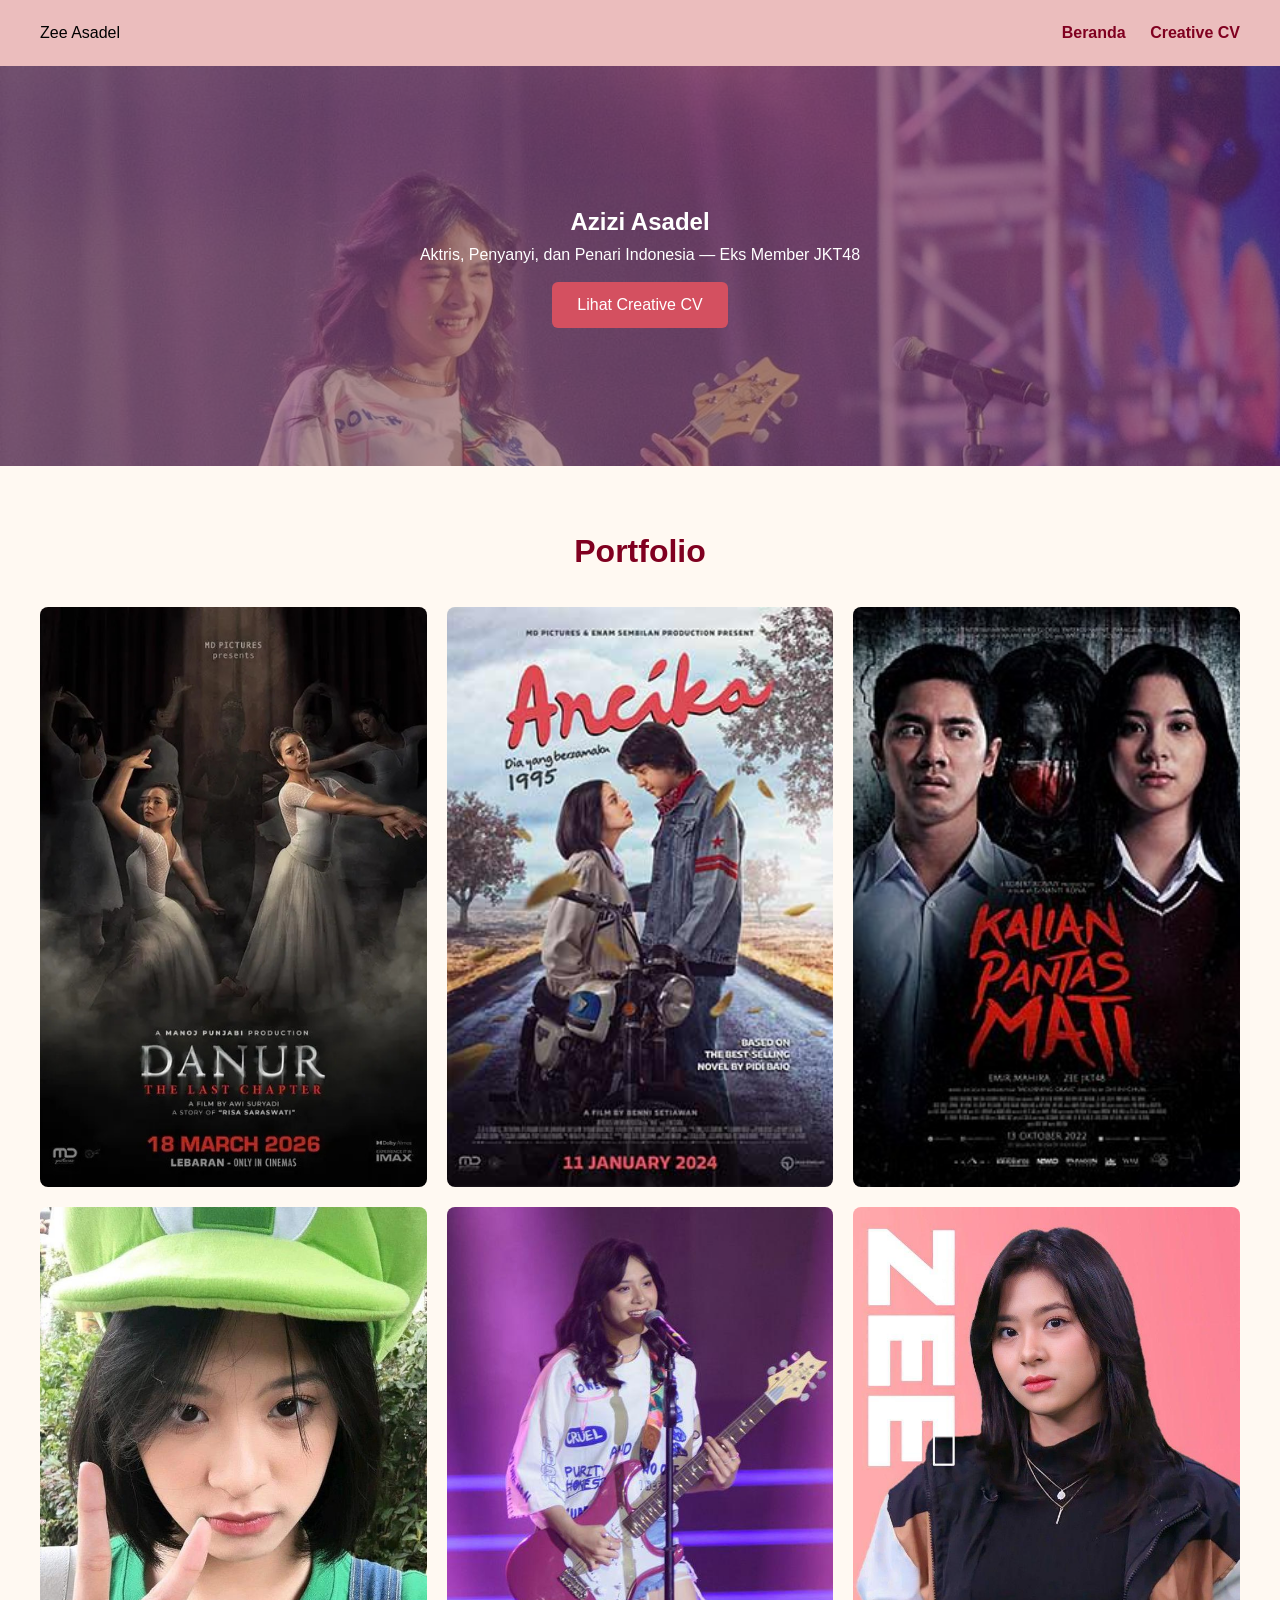
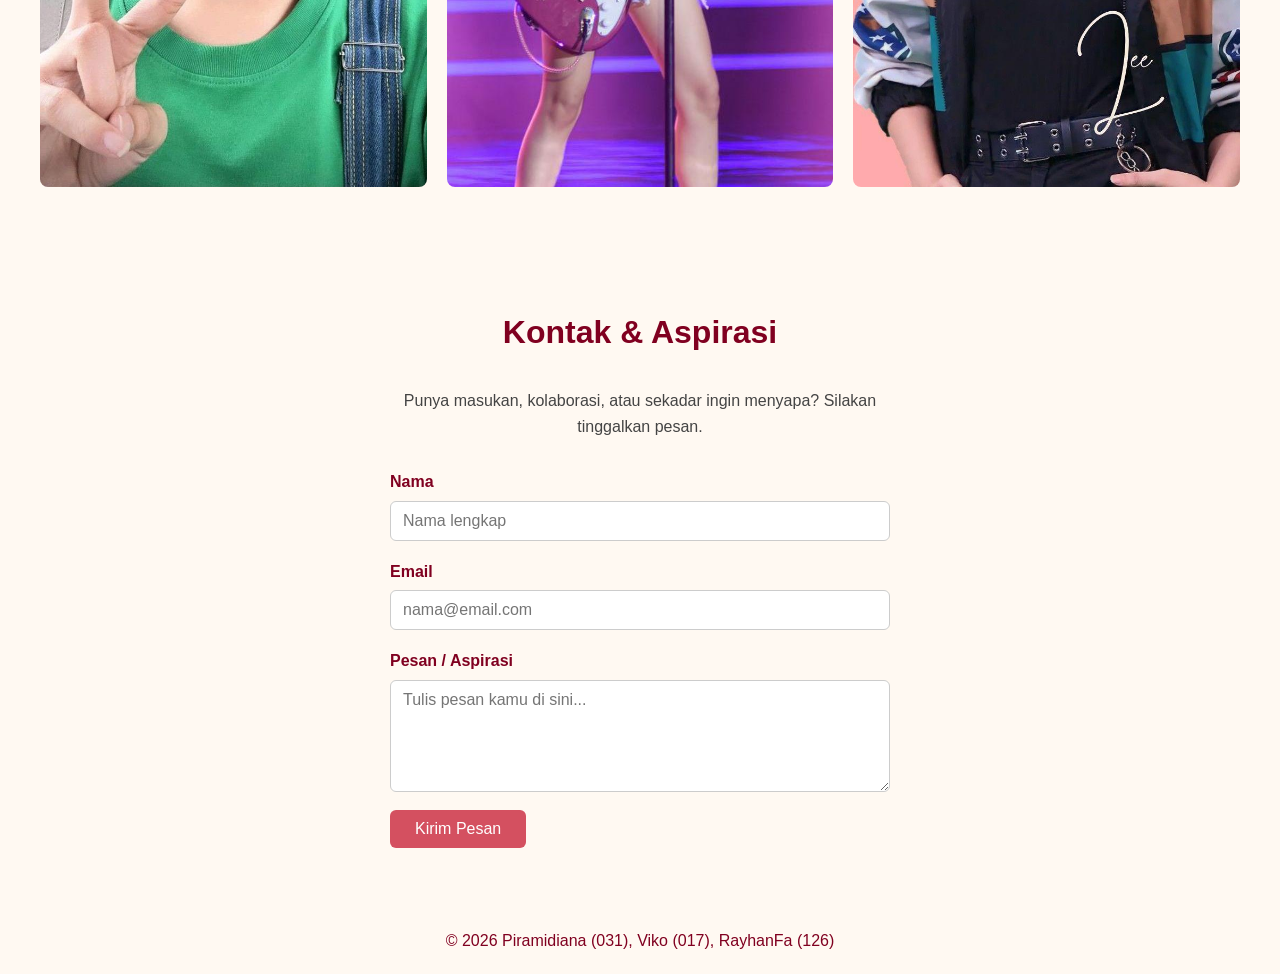
<file: index.html>
<!DOCTYPE html>
<html lang="id">
<head>
  <meta charset="UTF-8">
  <meta name="viewport" content="width=device-width, initial-scale=1.0">
  <title>Azizi Asadel</title>
  <link rel="stylesheet" href="style.css">
</head>
<body>

    <header class="navbar">
  <div class="logo">Zee Asadel</div>
  <nav>
    <a href="index.html">Beranda</a>
    <a href="cv.html">Creative CV</a>
  </nav>
</header>

<section class="hero">
  <div class="hero-overlay">
    <h1>Azizi Asadel</h1>
    <p>Aktris, Penyanyi, dan Penari Indonesia — Eks Member JKT48</p>
    <a href="cv.html" class="tombol-cta">Lihat Creative CV</a>
  </div>
</section>

  <section class="portfolio" id="portfolio">
    <h2 class="judul-section">Portfolio</h2>
    <div class="portfolio-grid">

      <div class="portfolio-item">
        <img src="screenshot/images/project1.jpg" alt="Project 1">
        <div class="portfolio-overlay">
          <span class="lihat-teks">Danur The Last Chapter</span>
        </div>
      </div>

      <div class="portfolio-item">
        <img src="screenshot/images/project2.jpg" alt="Project 2">
        <div class="portfolio-overlay">
          <span class="lihat-teks">Film Ancika 1995</span>
        </div>
      </div>

      <div class="portfolio-item">
        <img src="screenshot/images/project3.jpg" alt="Project 3">
        <div class="portfolio-overlay">
          <span class="lihat-teks">Film Kalian Pantas Mati</span>
        </div>
      </div>

      <div class="portfolio-item">
        <img src="screenshot/images/project4.jpg" alt="Project 4">
        <div class="portfolio-overlay">
          <span class="lihat-teks">Zee IMUP</span>
        </div>
      </div>

      <div class="portfolio-item">
        <img src="screenshot/images/project5.jpg" alt="Project 5">
        <div class="portfolio-overlay">
          <span class="lihat-teks">JKT 48</span>
        </div>
      </div>

      <div class="portfolio-item">
        <img src="screenshot/images/project6.jpg" alt="Project 6">
        <div class="portfolio-overlay">
          <span class="lihat-teks">MBG</span>
        </div>
      </div>

    </div>
  </section>

  
  <section class="kontak" id="kontak">
    <h2 class="judul-section">Kontak &amp; Aspirasi</h2>
    <p class="kontak-desc">Punya masukan, kolaborasi, atau sekadar ingin menyapa? Silakan tinggalkan pesan.</p>

    <form class="kontak-form">
      <div class="form-group">
        <label for="nama">Nama</label>
        <input type="text" id="nama" name="nama" placeholder="Nama lengkap" required>
      </div>

      <div class="form-group">
        <label for="email">Email</label>
        <input type="email" id="email" name="email" placeholder="nama@email.com" required>
      </div>

      <div class="form-group">
        <label for="pesan">Pesan / Aspirasi</label>
        <textarea id="pesan" name="pesan" rows="5" placeholder="Tulis pesan kamu di sini..." required></textarea>
      </div>

      <button type="submit" class="tombol-kirim">Kirim Pesan</button>
    </form>
  </section>

<footer class="footer">
    <p>&copy; 2026 Piramidiana (031), Viko (017), RayhanFa (126)</p>
  </footer>


</body>
</html>
</file>
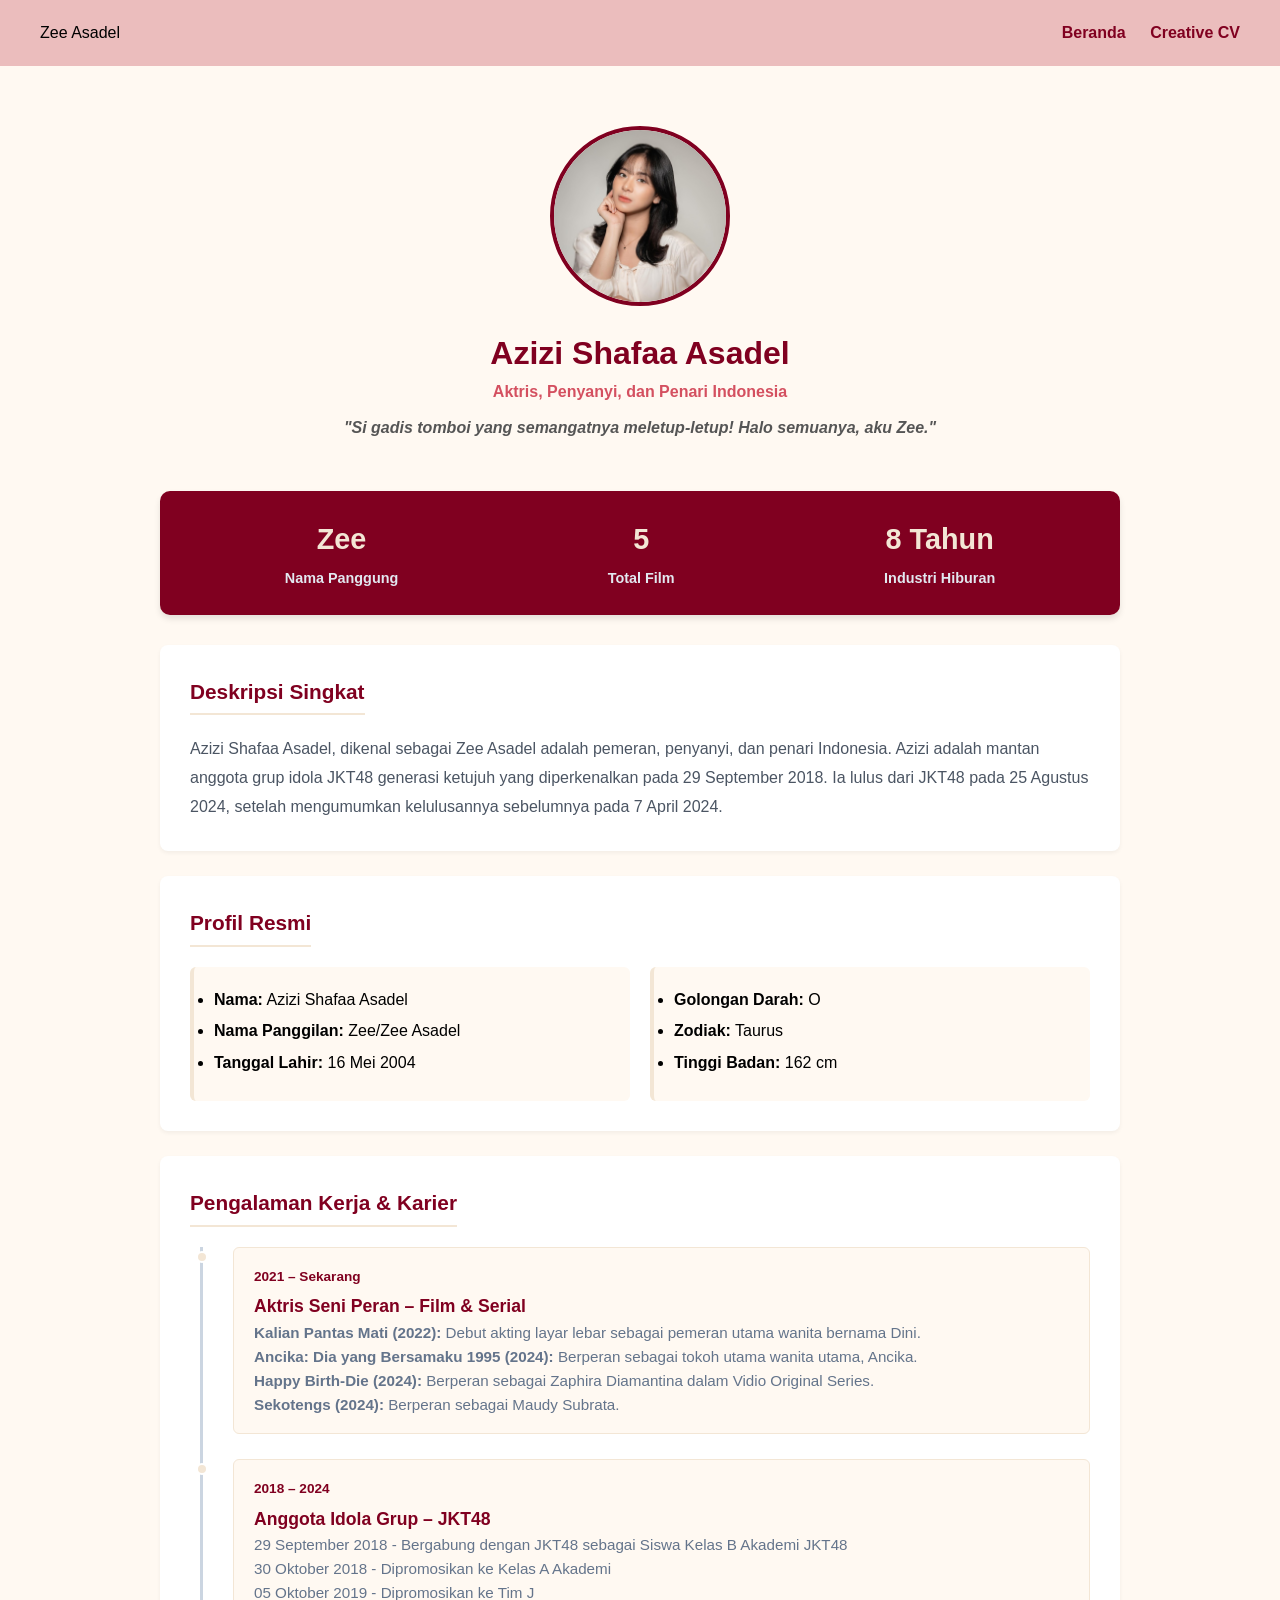
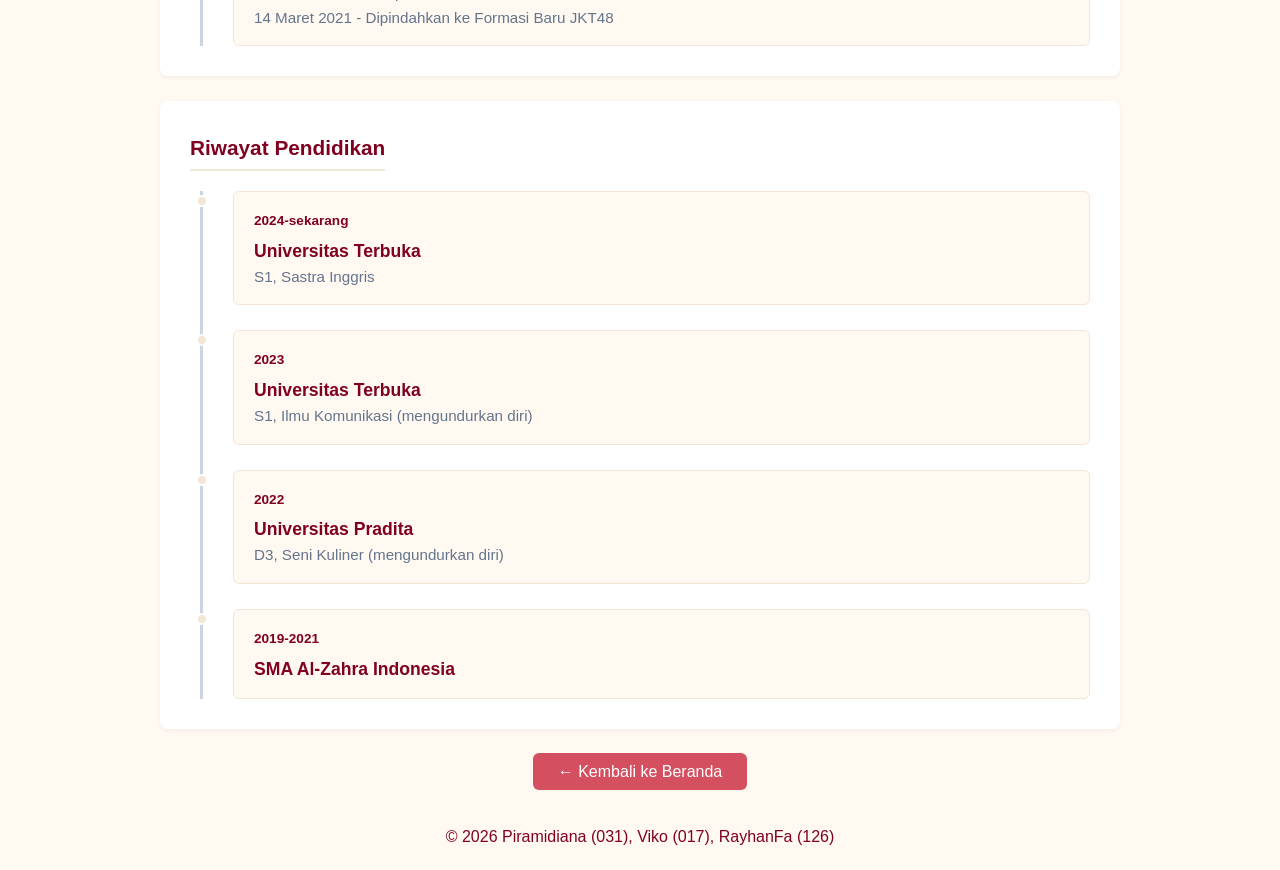
<file: cv.html>
<!DOCTYPE html>
<html lang="id">
<head>
  <meta charset="UTF-8">
  <meta name="viewport" content="width=device-width, initial-scale=1.0">
  <title>Creative CV - Zee Asadel</title>
  <link rel="stylesheet" href="style.css">
</head>
<body>

  <header class="navbar">
    <div class="logo">Zee Asadel</div>
    <nav>
      <a href="index.html">Beranda</a>
      <a href="cv.html">Creative CV</a>
    </nav>
  </header>

  <main class="cv-wrapper">
    <section class="cv-header">
      <img src="screenshot/zee-asadel-2.jpeg" alt="Azizi Shafaa Asadel" class="cv-profile-img">
      <h1>Azizi Shafaa Asadel</h1>
      <p class="subtitle">Aktris, Penyanyi, dan Penari Indonesia</p>
      <p class="tagline"><i><b>"Si gadis tomboi yang semangatnya meletup-letup! Halo semuanya, aku Zee."</b></i></p>
    </section>

    <section class="stats-bar">
      <div class="stat-item">
        <h3>Zee</h3>
        <p><b>Nama Panggung</b></p>
      </div>
      <div class="stat-item">
        <h3>5</h3>
        <p><b>Total Film</b></p>
      </div>
      <div class="stat-item">
        <h3>8 Tahun</h3>
        <p><b>Industri Hiburan</b></p>
      </div>
    </section>

    <section class="cv-content">
      <div class="section-block">
        <h2 class="section-title">Deskripsi Singkat</h2>
        <p class="cv-description">
          Azizi Shafaa Asadel, dikenal sebagai Zee Asadel adalah pemeran, penyanyi, dan penari Indonesia. Azizi adalah mantan anggota grup idola JKT48 generasi ketujuh yang diperkenalkan pada 29 September 2018. Ia lulus dari JKT48 pada 25 Agustus 2024, setelah mengumumkan kelulusannya sebelumnya pada 7 April 2024.
        </p>
      </div>

      <div class="section-block">
        <h2 class="section-title">Profil Resmi</h2>
        <div class="skills-grid">
          <div class="skill-card">
            <div class="container-list">
              <ul>
                <li><b>Nama:</b> Azizi Shafaa Asadel</li>
                <li><b>Nama Panggilan:</b> Zee/Zee Asadel</li>
                <li><b>Tanggal Lahir:</b> 16 Mei 2004</li>
              </ul>
            </div>
          </div>
          <div class="skill-card">
            <div class="container-list">
              <ul>
                <li><b>Golongan Darah:</b> O</li>
                <li><b>Zodiak:</b> Taurus</li>
                <li><b>Tinggi Badan:</b> 162 cm</li>
              </ul>
            </div>
          </div>
        </div>
      </div>

      <div class="section-block">
        <h2 class="section-title">Pengalaman Kerja & Karier</h2>
        <div class="timeline">
          <div class="timeline-item">
            <div class="timeline-dot"></div>
            <div class="timeline-content">
              <span class="timeline-date">2021 – Sekarang</span>
              <h3>Aktris Seni Peran – Film & Serial</h3>
              <p><b>Kalian Pantas Mati (2022):</b> Debut akting layar lebar sebagai pemeran utama wanita bernama Dini.</p>
              <p><b>Ancika: Dia yang Bersamaku 1995 (2024):</b> Berperan sebagai tokoh utama wanita utama, Ancika.</p>
              <p><b>Happy Birth-Die (2024):</b> Berperan sebagai Zaphira Diamantina dalam Vidio Original Series.</p>
              <p><b>Sekotengs (2024):</b> Berperan sebagai Maudy Subrata.</p>
            </div>
          </div>
          <div class="timeline-item">
            <div class="timeline-dot"></div>
            <div class="timeline-content">
              <span class="timeline-date">2018 – 2024</span>
              <h3>Anggota Idola Grup – JKT48</h3>
              <p>29 September 2018 - Bergabung dengan JKT48 sebagai Siswa Kelas B Akademi JKT48</p>
              <p>30 Oktober 2018 - Dipromosikan ke Kelas A Akademi</p>
              <p>05 Oktober 2019 - Dipromosikan ke Tim J</p>
              <p>14 Maret 2021 - Dipindahkan ke Formasi Baru JKT48</p>
            </div>
          </div>
        </div>
      </div>

      <div class="section-block">
        <h2 class="section-title">Riwayat Pendidikan</h2>
        <div class="timeline">
          <div class="timeline-item">
            <div class="timeline-dot"></div>
            <div class="timeline-content">
              <span class="timeline-date">2024-sekarang</span>
              <h3>Universitas Terbuka</h3>
              <p>S1, Sastra Inggris</p>
            </div>
          </div>
          <div class="timeline-item">
            <div class="timeline-dot"></div>
            <div class="timeline-content">
              <span class="timeline-date">2023</span>
              <h3>Universitas Terbuka</h3>
              <p>S1, Ilmu Komunikasi (mengundurkan diri)</p>
            </div>
          </div>
          <div class="timeline-item">
  <div class="timeline-dot"></div>
  <div class="timeline-content">
    <span class="timeline-date">2022</span>
    <h3>Universitas Pradita</h3>
    <p>D3, Seni Kuliner (mengundurkan diri)</p>
  </div>
</div>

<div class="timeline-item">
  <div class="timeline-dot"></div>
  <div class="timeline-content">
    <span class="timeline-date">2019-2021</span>
    <h3>SMA Al-Zahra Indonesia</h3>
  </div>
</div>
</div>
</div>

      <div class="action-container">
        <a href="index.html" class="tombol-cta">← Kembali ke Beranda</a>
      </div>
    </section>
  </main>

  <footer class="footer">
    <p>&copy; 2026 Piramidiana (031), Viko (017), RayhanFa (126) </p>
  </footer>

</body>
</html>
</file>
<file: style.css>
html {
  scroll-behavior: smooth;
}

:root {
  --warna-utama: #800020; /* coral gelap, untuk teks/heading (kontras cukup) */
  --warna-aksen: #f3e6d5; /* coral utama, untuk tombol & highlight */
  --warna-aksen2: #fff9f2; /* teal, untuk hover kedua / variasi */
  --warna-latar: #fff9f2; /* mint pucat, background utama */
  --warna-latar2: #d45060; /* pink lembut, background section selingan */
  --font-utama: Arial, sans-serif;
}

* {
  margin: 0;
  padding: 0;
  box-sizing: border-box;
}

body {
  font-family: var(--font-utama);
  background-color: var(--warna-latar);
  line-height: 1.6;
}

.navbar {
  position: sticky;
  top: 0;
  z-index: 100;
  display: flex;
  justify-content: space-between;
  align-items: center;
  padding: 20px 40px;
  background-color: rgb(235, 189, 189);
}

.navbar nav a {
  margin-left: 20px;
  text-decoration: none;
  color: var(--warna-utama);
  font-weight: bold;
}

.navbar nav a:hover {
  color: var(--warna-latar2);
}

.hero {
  position: relative;
  height: 400px;
  background-image: url("images/zee-hero.jpeg");
  background-size: cover;
  background-position: top center;
}

.hero-overlay {
  position: absolute;
  top: 0;
  left: 0;
  width: 100%;
  height: 100%;
  background-color: rgba(122, 59, 59, 0.55);
  display: flex;
  flex-direction: column;
  justify-content: center;
  align-items: center;
  text-align: center;
  color: white;
}

.tombol-cta {
  margin-top: 15px;
  padding: 10px 25px;
  background-color: var(--warna-latar2);
  color: white;
  text-decoration: none;
  border-radius: 6px;
}

.tombol-cta:hover {
  background-color: #d97a7a;
}

.footer {
  text-align: center;
  padding: 20px;
  color: var(--warna-utama);
}

.cv-wrapper {
  max-width: 1000px;
  margin: 0 auto;
  padding: 20px;
}

.cv-header {
  text-align: center;
  padding: 40px 20px 20px;
}

.cv-profile-img {
  width: 180px;
  height: 180px;
  border-radius: 50%;
  object-fit: cover;
  border: 4px solid var(--warna-utama);
  margin-bottom: 15px;
}

.cv-header h1 {
  color: var(--warna-utama);
  font-size: 2rem;
}

.cv-header .subtitle {
  color: var(--warna-latar2);
  font-weight: bold;
  margin-bottom: 10px;
}

.cv-header .tagline {
  color: #555;
}

.stats-bar {
  display: flex;
  justify-content: space-around;
  align-items: center;
  background-color: var(--warna-utama);
  color: white;
  padding: 25px 20px;
  border-radius: 10px;
  margin: 30px 0;
  box-shadow: 0 4px 6px rgba(0, 0, 0, 0.1);
}

@media (max-width: 600px) {
  .navbar {
    flex-direction: column;
    gap: 10px;
    text-align: center;
  }
  .hero-overlay h1 {
    font-size: 22px;
  }
  .hero-overlay p {
    font-size: 14px;
    padding: 0 20px;
  }
}

.stat-item {
  text-align: center;
}

.stat-item h3 {
  font-size: 1.8rem;
  color: var(--warna-aksen);
  margin-bottom: 5px;
}

.stat-item p {
  font-size: 0.9rem;
  color: #e2e8f0;
}

.section-block {
  background-color: white;
  padding: 30px;
  border-radius: 8px;
  margin-bottom: 25px;
  box-shadow: 0 2px 4px rgba(0, 0, 0, 0.05);
}

.section-title {
  color: var(--warna-utama);
  font-size: 1.3rem;
  margin-bottom: 20px;
  border-bottom: 2px solid var(--warna-aksen);
  display: inline-block;
  padding-bottom: 5px;
}

.cv-description {
  color: #4b5563;
  line-height: 1.8;
}

.timeline {
  position: relative;
  padding-left: 30px;
  border-left: 3px solid #cbd5e1;
  margin-left: 10px;
}

.timeline-item {
  position: relative;
  margin-bottom: 25px;
}

.timeline-item:last-child {
  margin-bottom: 0;
}

.timeline-dot {
  position: absolute;
  left: -37px;
  top: 4px;
  width: 12px;
  height: 12px;
  border-radius: 50%;
  background-color: var(--warna-aksen);
  border: 2px solid white;
}

.timeline-content {
  background-color: var(--warna-latar);
  padding: 15px 20px;
  border-radius: 6px;
  border: 1px solid var(--warna-aksen);
}

.timeline-date {
  display: inline-block;
  font-size: 0.85rem;
  font-weight: bold;
  color: var(--warna-utama);
  margin-bottom: 5px;
}

.timeline-content h3 {
  font-size: 1.1rem;
  color: var(--warna-utama);
}

.timeline-content p {
  color: #64748b;
  font-size: 0.95rem;
}

.skills-grid {
  display: grid;
  grid-template-columns: repeat(auto-fit, minmax(250px, 1fr));
  gap: 20px;
}

.skill-card {
  background-color: var(--warna-latar);
  padding: 20px;
  border-radius: 6px;
  border-left: 4px solid var(--warna-aksen);
}

.skill-card h3 {
  color: var(--warna-utama);
  margin-bottom: 8px;
  font-size: 1.1rem;
}

.skill-card p {
  color: #4b5563;
  font-size: 0.9rem;
}

.action-container {
  text-align: center;
  margin-top: 30px;
}

@media (max-width: 768px) {
  .stats-bar {
    flex-direction: column;
    gap: 20px;
  }
}

.portfolio {
  padding: 60px 40px;
  text-align: center;
}

.judul-section {
  font-size: 2rem;
  color: var(--warna-utama);
  margin-bottom: 30px;
}

.portfolio-grid {
  display: grid;
  grid-template-columns: repeat(3, 1fr);
  gap: 20px;
}

.portfolio-item {
  position: relative;
  overflow: hidden;
  border-radius: 8px;
}

.portfolio-item img {
  width: 100%;
  aspect-ratio: 2 / 3;
  object-fit: cover;
  display: block;
}

.portfolio-overlay {
  position: absolute;
  top: 0;
  left: 0;
  width: 100%;
  height: 100%;
  background-color: rgba(30, 58, 95, 0.75);
  display: flex;
  justify-content: center;
  align-items: center;
  opacity: 0;
  transition: opacity 0.3s ease;
}

.portfolio-item:hover .portfolio-overlay {
  opacity: 1;
}

.lihat-teks {
  color: white;
  font-weight: bold;
  letter-spacing: 1px;
  border: 2px solid white;
  padding: 8px 20px;
  border-radius: 4px;
}

.kontak {
  padding: 60px 40px;
  background-color: var(--warna-latar);
  text-align: center;
}

.kontak-desc {
  max-width: 500px;
  margin: 0 auto 30px;
  color: #444;
}

.kontak-form {
  max-width: 500px;
  margin: 0 auto;
  display: flex;
  flex-direction: column;
  gap: 18px;
  text-align: left;
}

.form-group {
  display: flex;
  flex-direction: column;
  gap: 6px;
}

.form-group label {
  font-weight: bold;
  color: var(--warna-utama);
}

.form-group input,
.form-group textarea {
  padding: 10px 12px;
  border: 1px solid #ccc;
  border-radius: 6px;
  font-family: var(--font-utama);
  font-size: 1rem;
}

.form-group input:focus,
.form-group textarea:focus {
  outline: none;
  border-color: var(--warna-aksen);
}

.tombol-kirim {
  align-self: flex-start;
  padding: 10px 25px;
  background-color: var(--warna-latar2);
  color: white;
  border: none;
  border-radius: 6px;
  font-size: 1rem;
  cursor: pointer;
  transition: background-color 0.3s ease;
}

.tombol-kirim:hover {
  background-color: #d97a7a;
}

@media (max-width: 768px) {
  .portfolio-grid {
    grid-template-columns: repeat(2, 1fr);
  }
}

@media (max-width: 480px) {
  .portfolio-grid {
    grid-template-columns: 1fr;
  }
}

.container-list {
  display: flex;
  justify-content: center;
}

.container-list ul {
  text-align: left;
  max-width: 400px;
  width: 100%;
}

.container-list li {
  margin-bottom: 6px;
}
</file>
